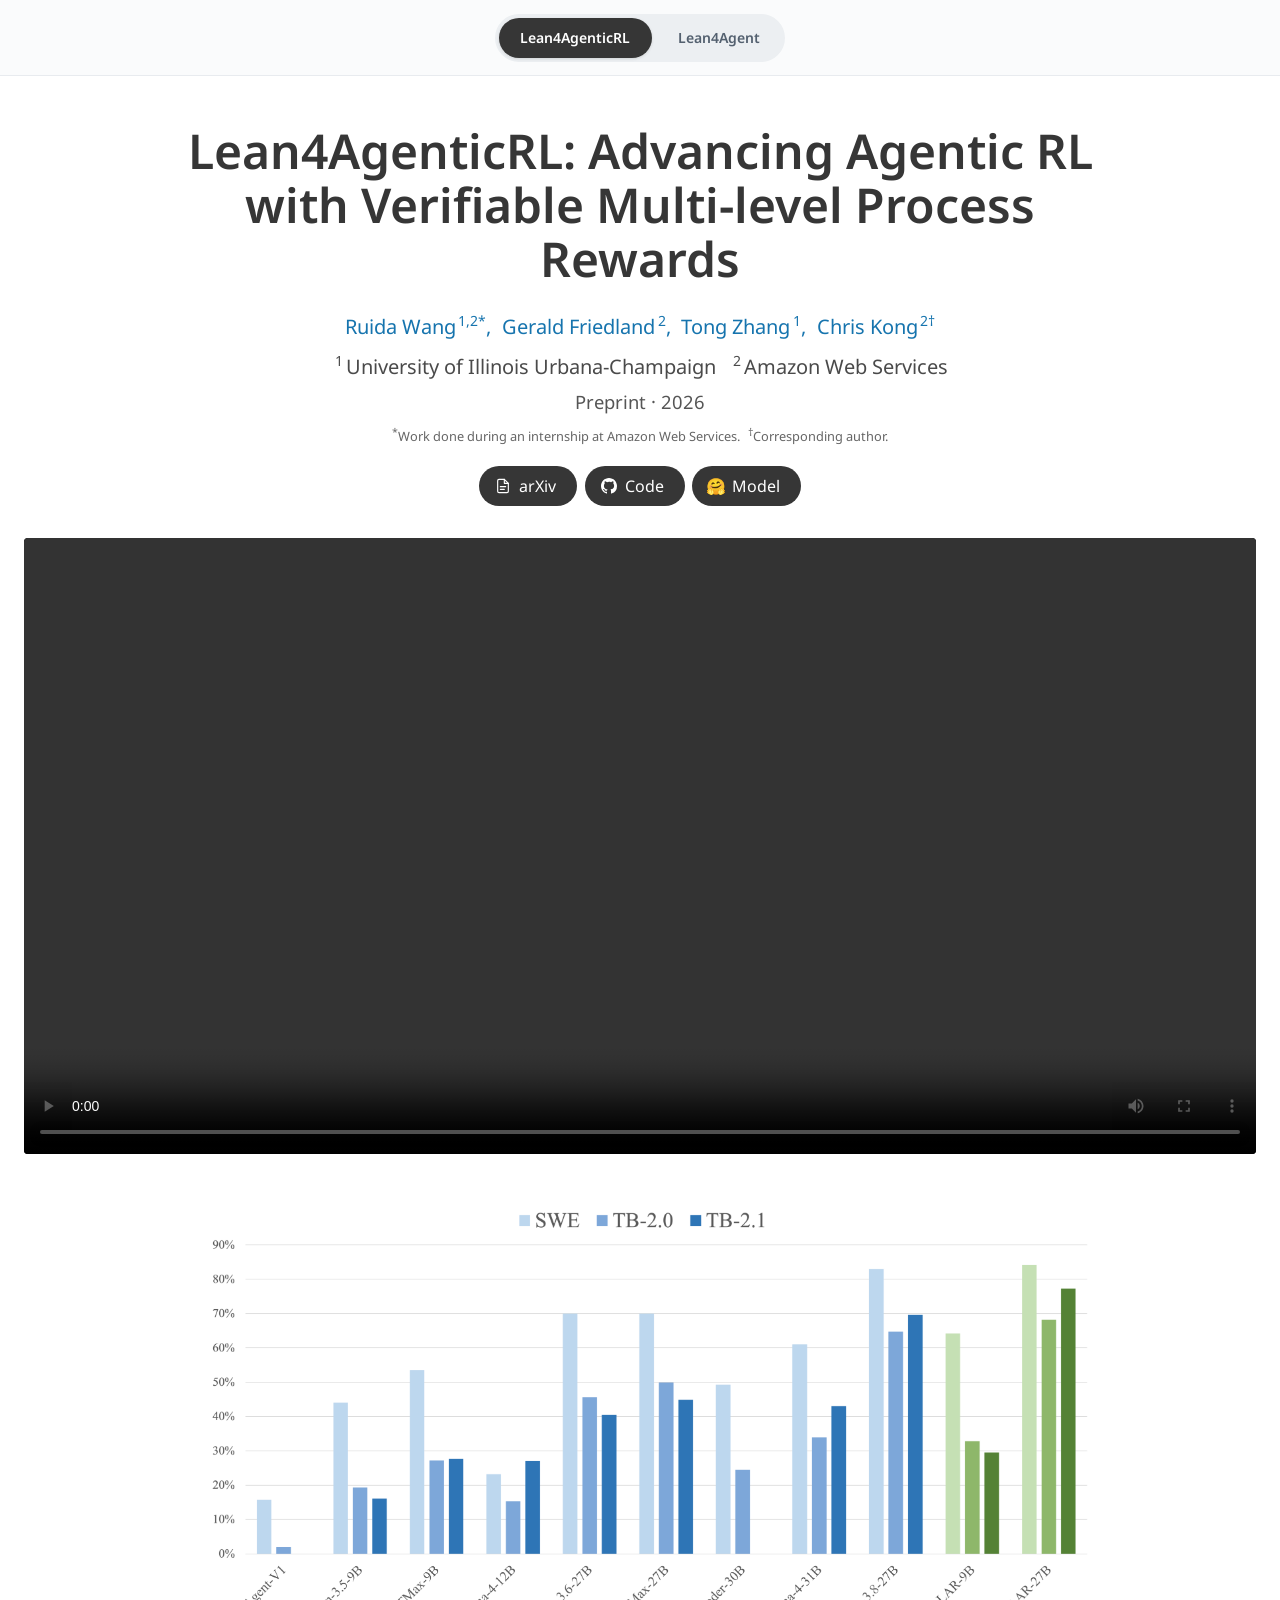
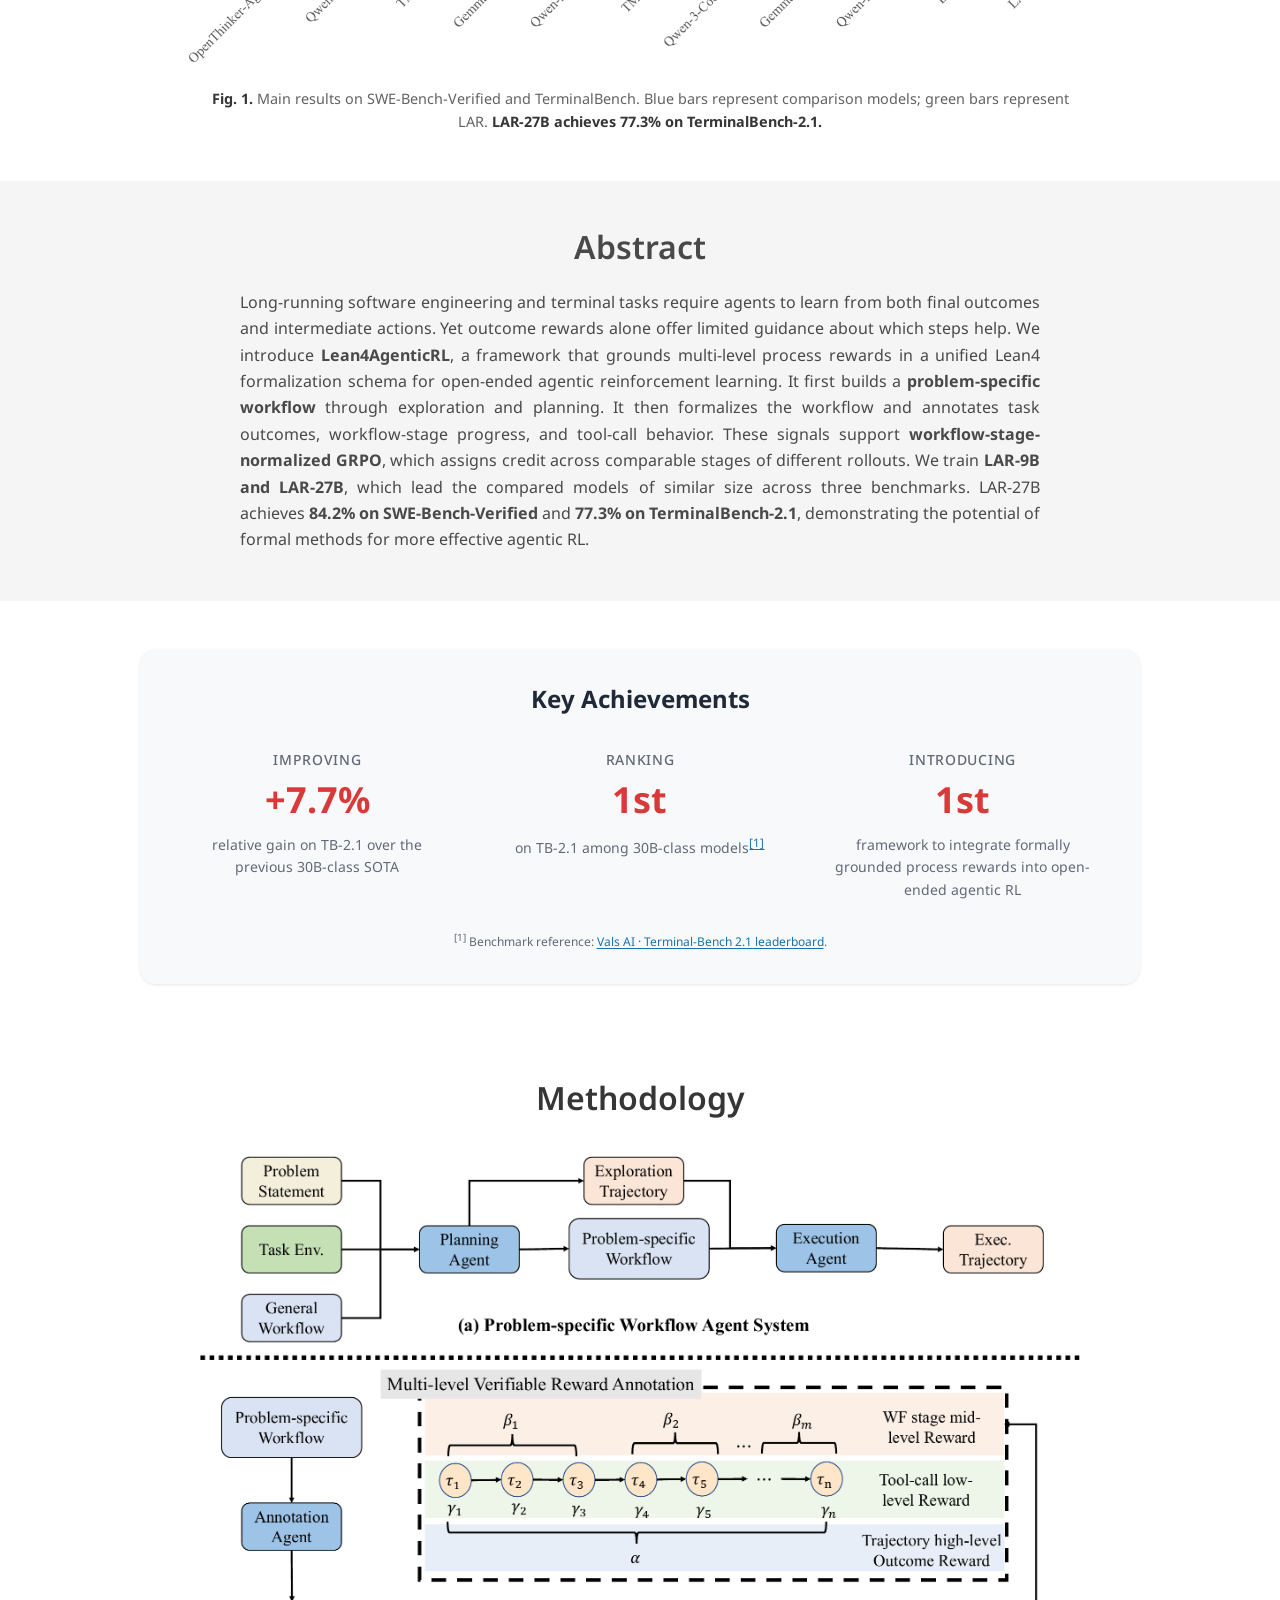
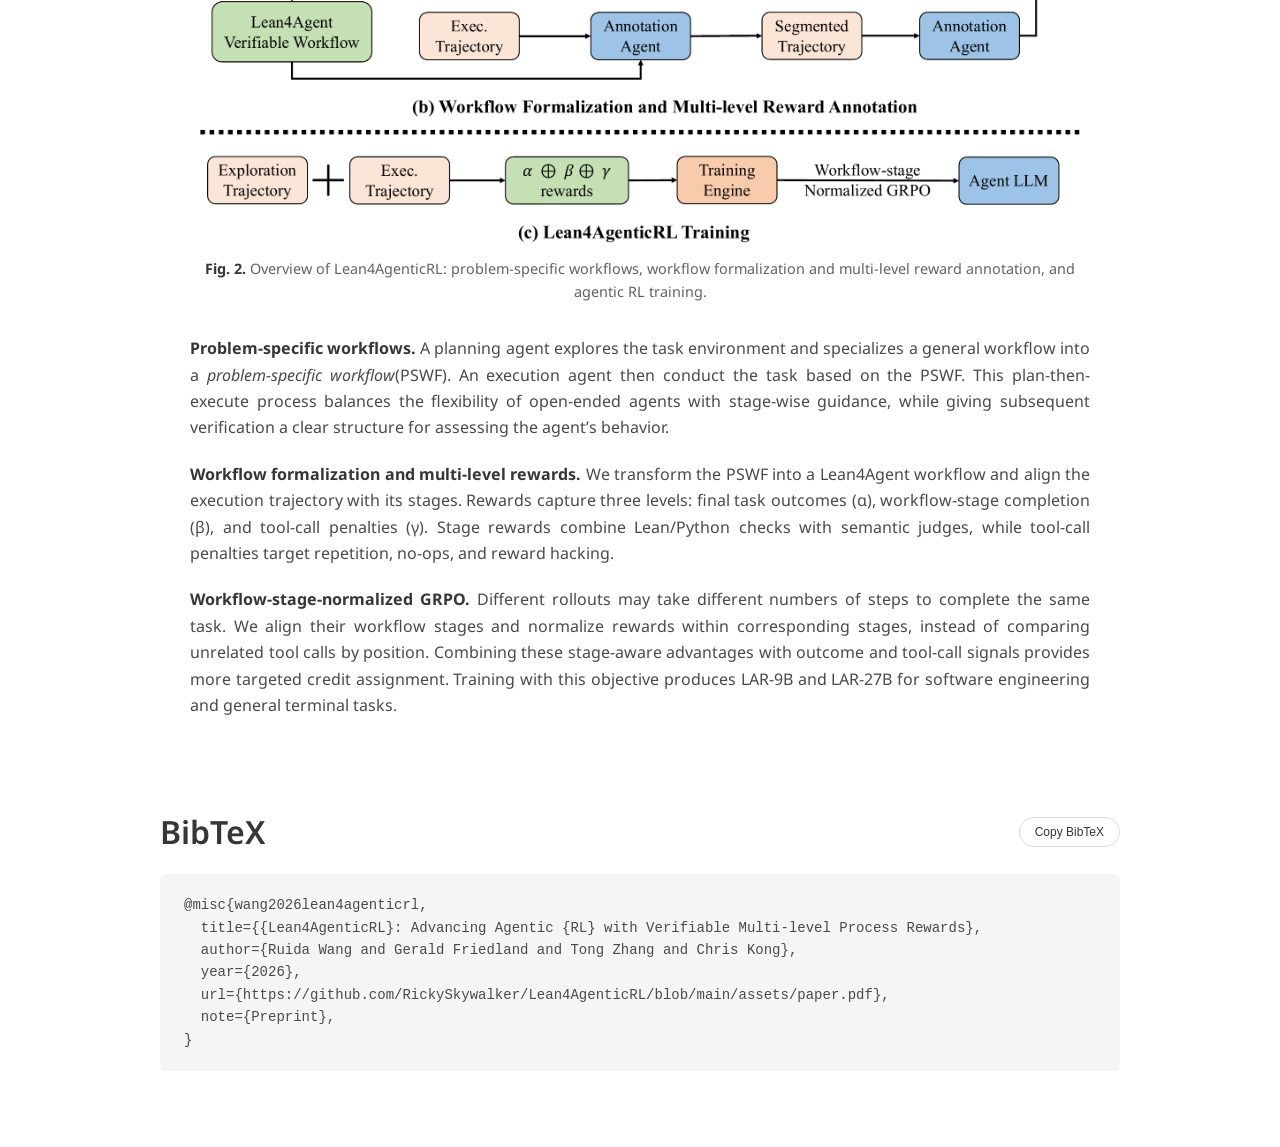
<file: index.html>
<!DOCTYPE html>
<html lang="en">
<head>
  <meta charset="utf-8">
  <meta name="viewport" content="width=device-width, initial-scale=1">
  <meta name="description" content="Lean4AgenticRL grounds multi-level process rewards in Lean4 for open-ended agentic reinforcement learning. LAR-27B achieves 77.3% on TerminalBench-2.1.">
  <meta name="keywords" content="Lean4AgenticRL, LAR, Lean4, agentic reinforcement learning, formal verification, process rewards, GRPO">
  <meta name="theme-color" content="#ffffff">
  <meta property="og:type" content="website">
  <meta property="og:title" content="Lean4AgenticRL: Advancing Agentic RL with Verifiable Multi-level Process Rewards">
  <meta property="og:description" content="Problem-specific workflows, multi-level verifiable rewards, and workflow-stage-normalized GRPO. LAR-27B reaches 77.3% on TerminalBench-2.1.">
  <meta property="og:url" content="https://lean4agent.github.io/">
  <meta property="og:image" content="https://lean4agent.github.io/static/images/ResultPlot.png">
  <meta property="og:image:alt" content="Main results of LAR-9B and LAR-27B on SWE-Bench-Verified and TerminalBench.">
  <meta name="twitter:card" content="summary_large_image">
  <meta name="twitter:title" content="Lean4AgenticRL">
  <meta name="twitter:description" content="Advancing Agentic RL with Verifiable Multi-level Process Rewards.">
  <meta name="twitter:image" content="https://lean4agent.github.io/static/images/ResultPlot.png">
  <link rel="canonical" href="https://lean4agent.github.io/">
  <title>Lean4AgenticRL</title>
  <link rel="preconnect" href="https://fonts.googleapis.com">
  <link rel="preconnect" href="https://fonts.gstatic.com" crossorigin>
  <link href="https://fonts.googleapis.com/css?family=Google+Sans:400,500,700%7CNoto+Sans:400,600,700&display=swap" rel="stylesheet">
  <link rel="stylesheet" href="static/css/bulma.min.css">
  <link rel="stylesheet" href="static/css/index.css">
  <script src="static/js/index.js" defer></script>
</head>
<body>
  <a class="skip-link" href="#abstract">Skip to content</a>
  <nav class="project-switcher" aria-label="Research projects">
    <div class="project-switcher-links">
      <a class="project-switcher-link" href="index.html" aria-current="page">Lean4AgenticRL</a>
      <a class="project-switcher-link" href="lean4agent.html">Lean4Agent</a>
    </div>
  </nav>
  <header class="hero publication-header">
    <div class="hero-body">
      <div class="container is-max-desktop has-text-centered">
        <h1 class="title is-1 publication-title">Lean4AgenticRL: Advancing Agentic RL with Verifiable Multi-level Process Rewards</h1>
        <div class="publication-authors is-size-5">
          <span class="author-block"><a href="https://rickyskywalker.github.io/" target="_blank" rel="noopener noreferrer">Ruida Wang</a><sup>1,2*</sup>,</span>
          <span class="author-block"><a href="https://openreview.net/profile?id=~Gerald_Friedland1" target="_blank" rel="noopener noreferrer">Gerald Friedland</a><sup>2</sup>,</span>
          <span class="author-block"><a href="https://www.tongzhang-ml.org/" target="_blank" rel="noopener noreferrer">Tong Zhang</a><sup>1</sup>,</span>
          <span class="author-block"><a href="https://www.amazon.science/author/chris-luyang-kong" target="_blank" rel="noopener noreferrer">Chris Kong</a><sup>2†</sup></span>
        </div>
        <div class="publication-affiliations is-size-5">
          <span class="author-block"><sup>1</sup>University of Illinois Urbana-Champaign</span>
          <span class="author-block"><sup>2</sup>Amazon Web Services</span>
        </div>
        <p class="publication-venue">Preprint · 2026</p>
        <p class="author-notes"><span><sup>*</sup>Work done during an internship at Amazon Web Services.</span> <span><sup>†</sup>Corresponding author.</span></p>
        <div class="publication-links">
          <a href="https://arxiv.org/abs/2610.22448" target="_blank" rel="noopener" class="button is-normal is-rounded is-dark">
            <span class="icon" aria-hidden="true"><svg viewBox="0 0 24 24"><path d="M14 2H6a2 2 0 0 0-2 2v16a2 2 0 0 0 2 2h12a2 2 0 0 0 2-2V8z"/><path d="M14 2v6h6M8 13h8M8 17h6"/></svg></span>
            <span>arXiv</span>
          </a>
          <a href="https://github.com/RickySkywalker/Lean4AgenticRL" target="_blank" rel="noopener" class="button is-normal is-rounded is-dark">
            <span class="icon" aria-hidden="true"><svg class="icon-github" viewBox="0 0 16 16"><path d="M8 0C3.58 0 0 3.58 0 8c0 3.54 2.29 6.53 5.47 7.59.4.07.55-.17.55-.38 0-.19-.01-.82-.01-1.49-2.01.37-2.53-.49-2.69-.94-.09-.23-.48-.94-.82-1.13-.28-.15-.68-.52-.01-.53.63-.01 1.08.58 1.23.82.72 1.21 1.87.87 2.33.66.07-.52.28-.87.51-1.07-1.78-.2-3.64-.89-3.64-3.95 0-.87.31-1.59.82-2.15-.08-.2-.36-1.02.08-2.12 0 0 .67-.21 2.2.82a7.65 7.65 0 0 1 2-.27c.68 0 1.36.09 2 .27 1.53-1.04 2.2-.82 2.2-.82.44 1.1.16 1.92.08 2.12.51.56.82 1.27.82 2.15 0 3.07-1.87 3.75-3.65 3.95.29.25.54.73.54 1.48 0 1.07-.01 1.93-.01 2.2 0 .21.15.46.55.38A8.01 8.01 0 0 0 16 8c0-4.42-3.58-8-8-8Z"/></svg></span>
            <span>Code</span>
          </a>
          <a href="https://huggingface.co/amazon/LAR-27B" target="_blank" rel="noopener noreferrer" class="button is-normal is-rounded is-dark">
            <span class="icon" aria-hidden="true">🤗</span>
            <span>Model</span>
          </a>
        </div>
      </div>
    </div>
  </header>

  <main>
    <section class="hero teaser" id="teaser" aria-label="Lean4AgenticRL teaser video">
      <div class="container is-max-desktop">
        <div class="hero-body">
          <video class="teaser-video" width="1920" height="1080" controls playsinline preload="metadata" aria-label="Lean4AgenticRL teaser video">
            <source src="static/videos/Lean4AgenticRL-video.mp4" type="video/mp4">
            Your browser does not support embedded video. <a href="static/videos/Lean4AgenticRL-video.mp4">Download the Lean4AgenticRL teaser video</a>.
          </video>
        </div>
      </div>
    </section>

    <section class="hero teaser" aria-label="Results overview">
      <div class="container is-max-desktop">
        <div class="hero-body">
          <figure>
            <a class="figure-link" href="static/images/ResultPlot.png" target="_blank" rel="noopener" aria-label="Open the main results chart at full size">
              <img src="static/images/ResultPlot.png" width="3200" height="1800" fetchpriority="high" alt="Main benchmark results for eleven models. LAR-27B scores 84.2% on SWE-Bench-Verified, 68.2% on TerminalBench-2.0, and 77.3% on TerminalBench-2.1.">
            </a>
            <figcaption><strong>Fig. 1.</strong> Main results on SWE-Bench-Verified and TerminalBench. Blue bars represent comparison models; green bars represent LAR. <strong>LAR-27B achieves 77.3% on TerminalBench-2.1.</strong></figcaption>
          </figure>
        </div>
      </div>
    </section>

    <section class="section hero is-light" id="abstract" aria-labelledby="abstract-title">
      <div class="container is-max-desktop">
        <div class="prose-column">
          <h2 class="title is-3 has-text-centered" id="abstract-title">Abstract</h2>
          <div class="content has-text-justified">
            <p>Long-running software engineering and terminal tasks require agents to learn from both final outcomes and intermediate actions. Yet outcome rewards alone offer limited guidance about which steps help. We introduce <strong>Lean4AgenticRL</strong>, a framework that grounds multi-level process rewards in a unified Lean4 formalization schema for open-ended agentic reinforcement learning. It first builds a <strong>problem-specific workflow</strong> through exploration and planning. It then formalizes the workflow and annotates task outcomes, workflow-stage progress, and tool-call behavior. These signals support <strong>workflow-stage-normalized GRPO</strong>, which assigns credit across comparable stages of different rollouts. We train <strong>LAR-9B and LAR-27B</strong>, which lead the compared models of similar size across three benchmarks. LAR-27B achieves <strong>84.2% on SWE-Bench-Verified</strong> and <strong>77.3% on TerminalBench-2.1</strong>, demonstrating the potential of formal methods for more effective agentic RL.</p>
          </div>
        </div>
      </div>
    </section>

    <section class="section achievements-section" id="key-achievements" aria-labelledby="achievements-title">
      <div class="achievements-panel">
        <h2 class="achievements-title" id="achievements-title">Key Achievements</h2>
        <ul class="achievements-grid">
          <li class="achievement">
            <p class="achievement-label">Improving</p>
            <p class="achievement-value">+7.7%</p>
            <p class="achievement-description">relative gain on TB-2.1 over the previous 30B-class SOTA</p>
          </li>
          <li class="achievement">
            <p class="achievement-label">Ranking</p>
            <p class="achievement-value">1st</p>
            <p class="achievement-description">on TB-2.1 among 30B-class models<sup><a href="#benchmark-reference" aria-label="See benchmark reference">[1]</a></sup></p>
          </li>
          <li class="achievement">
            <p class="achievement-label">Introducing</p>
            <p class="achievement-value">1st</p>
            <p class="achievement-description">framework to integrate formally grounded process rewards into open-ended agentic RL</p>
          </li>
        </ul>
        <p class="achievements-note" id="benchmark-reference"><sup>[1]</sup> Benchmark reference: <a href="https://www.vals.ai/benchmarks/terminal-bench-2-1" target="_blank" rel="noopener noreferrer">Vals AI · Terminal-Bench 2.1 leaderboard</a>.</p>
      </div>
    </section>

    <section class="section methodology" id="methodology" aria-labelledby="methodology-title">
      <div class="container is-max-desktop">
        <h2 class="title is-3 has-text-centered" id="methodology-title">Methodology</h2>
        <figure class="method-figure">
          <a class="figure-link" href="static/images/MainPlot.png" target="_blank" rel="noopener" aria-label="Open the Lean4AgenticRL framework diagram at full size">
            <img src="static/images/MainPlot.png" width="1992" height="1555" loading="lazy" decoding="async" alt="Lean4AgenticRL has three stages: planning and executing a problem-specific workflow; formalizing the workflow and annotating outcome, workflow-stage, and tool-call rewards; training the agent with workflow-stage-normalized GRPO.">
          </a>
          <figcaption><strong>Fig. 2.</strong> Overview of Lean4AgenticRL: problem-specific workflows, workflow formalization and multi-level reward annotation, and agentic RL training.</figcaption>
        </figure>
        <div class="content has-text-justified method-copy">
          <p><strong>Problem-specific workflows.</strong> A planning agent explores the task environment and specializes a general workflow into a <i>problem-specific workflow</i>(PSWF). An execution agent then conduct the task based on the PSWF. This plan-then-execute process balances the flexibility of open-ended agents with stage-wise guidance, while giving subsequent verification a clear structure for assessing the agent’s behavior.</p>
          <p><strong>Workflow formalization and multi-level rewards.</strong> We transform the PSWF into a Lean4Agent workflow and align the execution trajectory with its stages. Rewards capture three levels: final task outcomes (α), workflow-stage completion (β), and tool-call penalties (γ). Stage rewards combine Lean/Python checks with semantic judges, while tool-call penalties target repetition, no-ops, and reward hacking.</p>
          <p><strong>Workflow-stage-normalized GRPO.</strong> Different rollouts may take different numbers of steps to complete the same task. We align their workflow stages and normalize rewards within corresponding stages, instead of comparing unrelated tool calls by position. Combining these stage-aware advantages with outcome and tool-call signals provides more targeted credit assignment. Training with this objective produces LAR-9B and LAR-27B for software engineering and general terminal tasks.</p>
        </div>
      </div>
    </section>

    <section class="section citation-section" id="citation" aria-labelledby="citation-title">
      <div class="container is-max-desktop">
        <div class="citation-heading">
          <h2 class="title is-3" id="citation-title">BibTeX</h2>
          <button class="button is-small is-rounded copy-button" id="copy-bibtex" type="button" hidden>Copy BibTeX</button>
        </div>
        <pre tabindex="0" aria-label="BibTeX citation"><code id="bibtex">@misc{wang2026lean4agenticrl,
  title={{Lean4AgenticRL}: Advancing Agentic {RL} with Verifiable Multi-level Process Rewards},
  author={Ruida Wang and Gerald Friedland and Tong Zhang and Chris Kong},
  year={2026},
  url={https://github.com/RickySkywalker/Lean4AgenticRL/blob/main/assets/paper.pdf},
  note={Preprint},
}</code></pre>
        <p class="copy-status" id="copy-status" role="status" aria-live="polite"></p>
      </div>
    </section>
  </main>
</body>
</html>
</file>
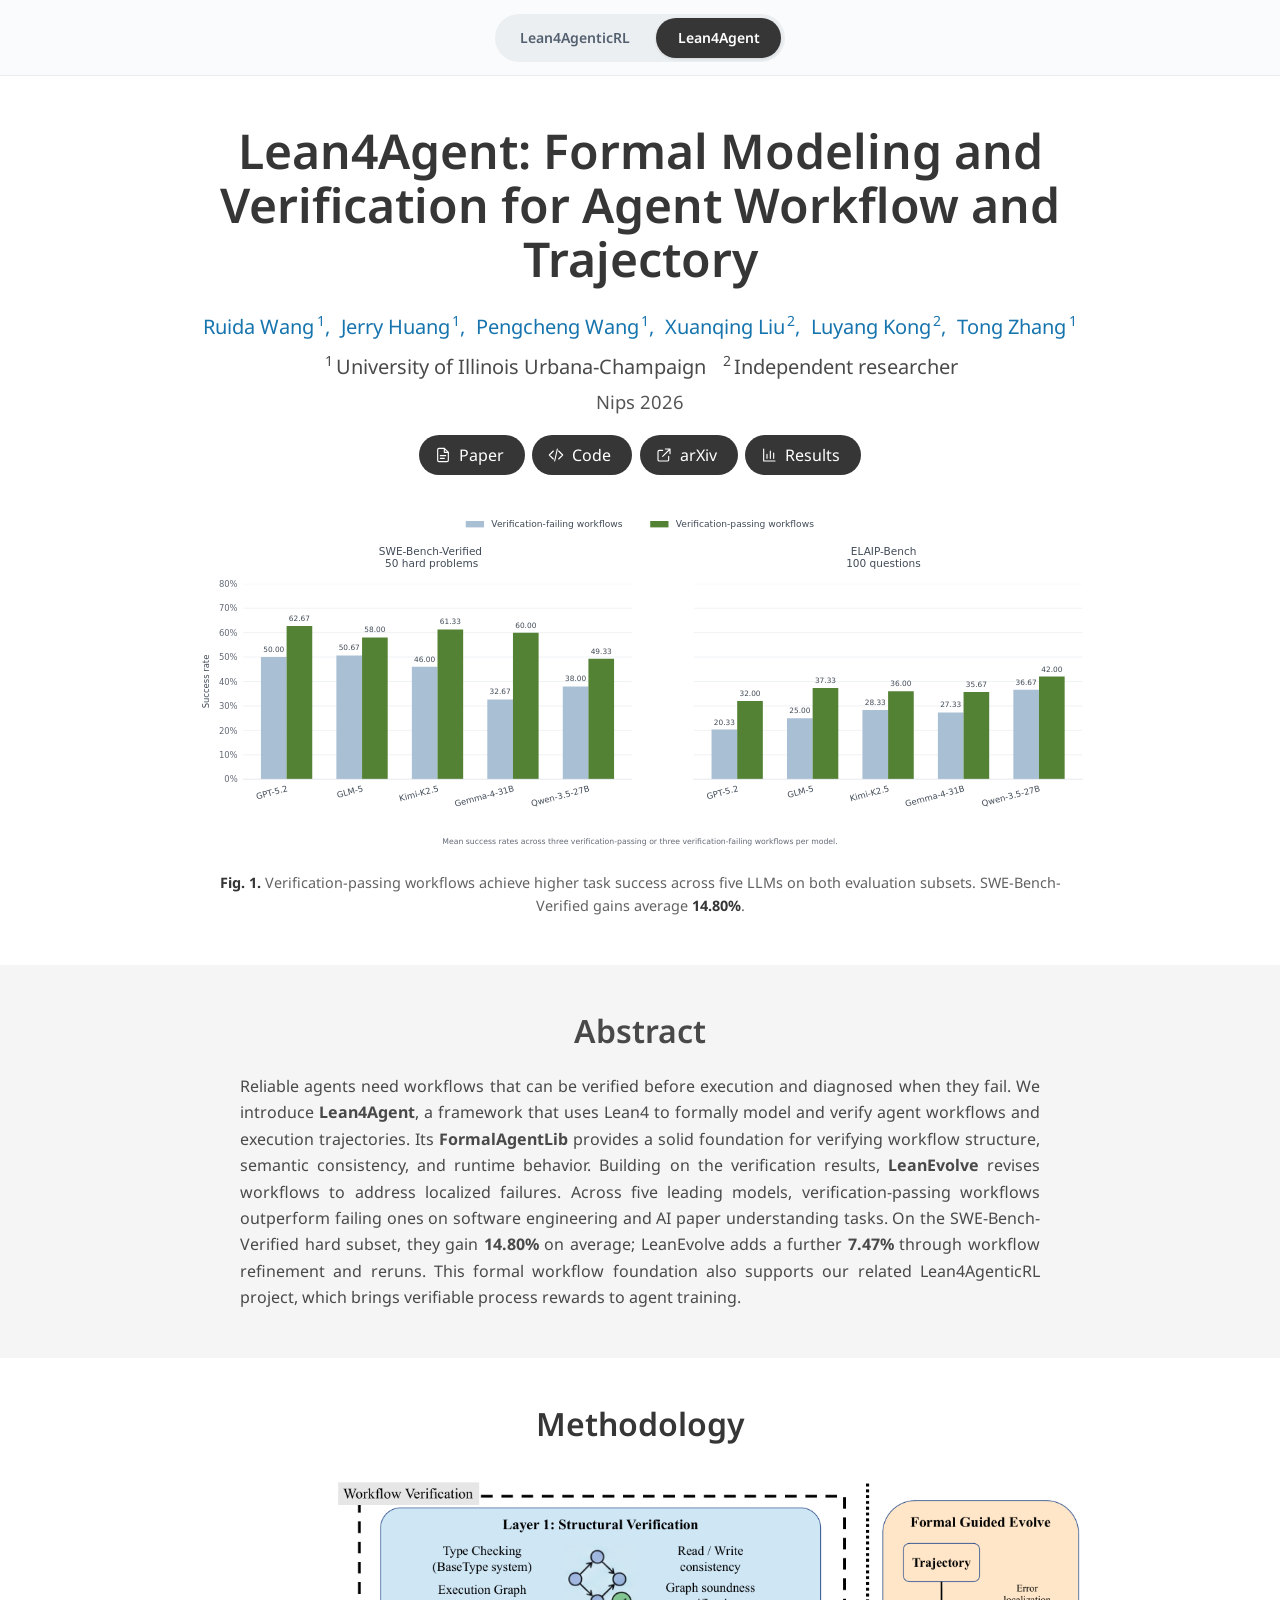
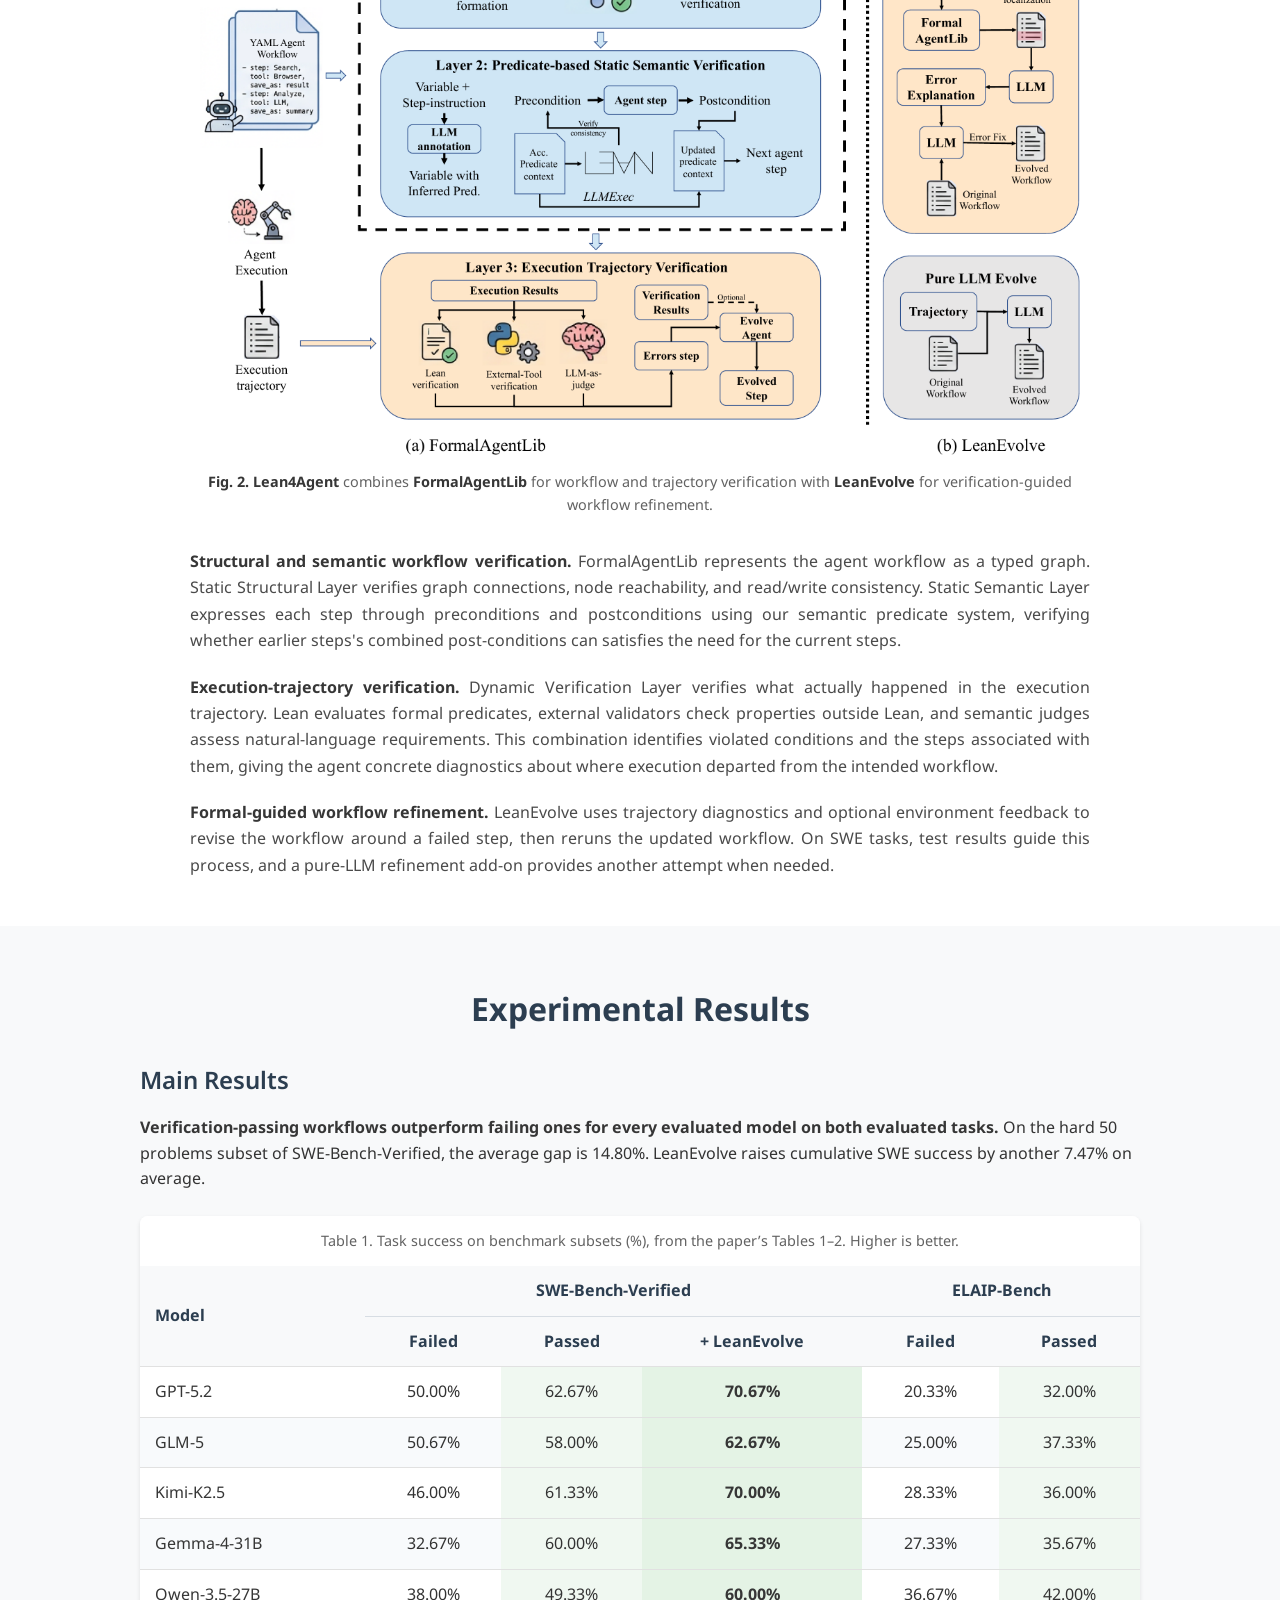
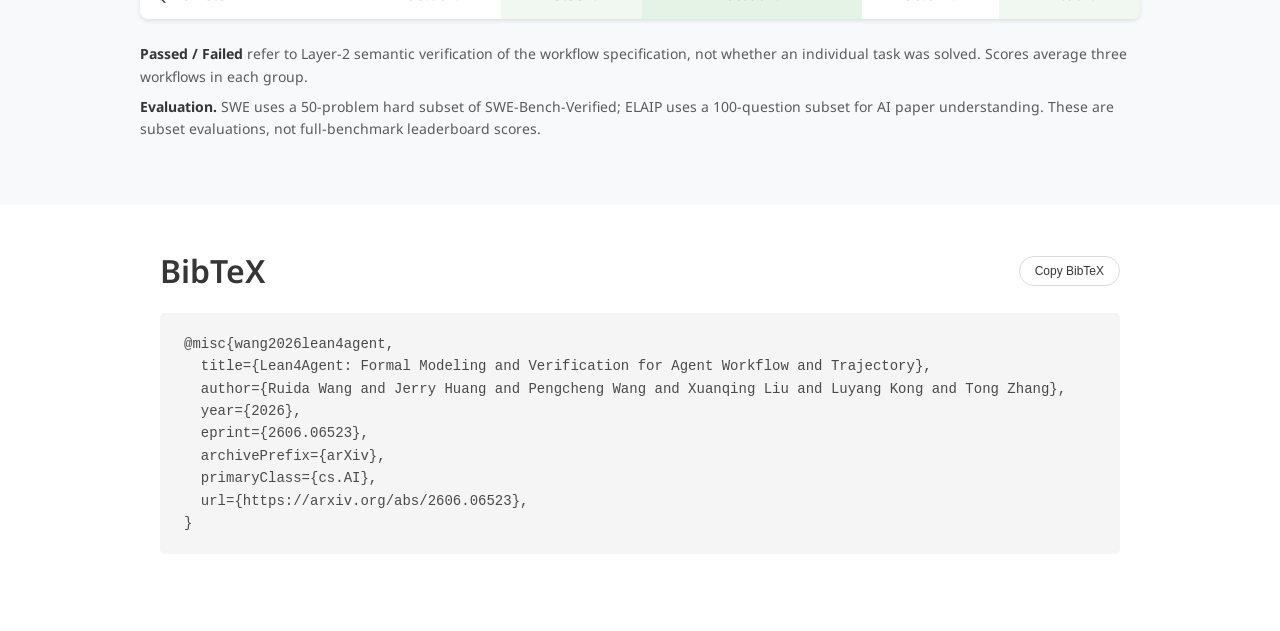
<file: lean4agent.html>
<!DOCTYPE html>
<html lang="en">
<head>
  <meta charset="utf-8">
  <meta name="viewport" content="width=device-width, initial-scale=1">
  <meta name="description" content="Lean4Agent uses Lean4 to model and verify agent workflows and execution trajectories. FormalAgentLib provides three verification layers; LeanEvolve uses their diagnostics to refine workflows.">
  <meta name="keywords" content="Lean4Agent, Lean4, FormalAgentLib, LeanEvolve, agent workflows, formal verification, execution trajectories">
  <meta name="theme-color" content="#ffffff">
  <meta property="og:type" content="website">
  <meta property="og:title" content="Lean4Agent: Formal Modeling and Verification for Agent Workflow and Trajectory">
  <meta property="og:description" content="Three layers of workflow and trajectory verification, with formal guidance for workflow refinement. Evaluated across five LLMs on software engineering and AI paper understanding.">
  <meta property="og:url" content="https://lean4agent.github.io/lean4agent.html">
  <meta property="og:image" content="https://lean4agent.github.io/static/images/lean4agent/MainResults.png">
  <meta property="og:image:alt" content="Verification-passing and verification-failing workflow results on SWE-Bench-Verified and ELAIP-Bench subsets.">
  <meta name="twitter:card" content="summary_large_image">
  <meta name="twitter:title" content="Lean4Agent">
  <meta name="twitter:description" content="Formal Modeling and Verification for Agent Workflow and Trajectory.">
  <meta name="twitter:image" content="https://lean4agent.github.io/static/images/lean4agent/MainResults.png">
  <link rel="canonical" href="https://lean4agent.github.io/lean4agent.html">
  <title>Lean4Agent</title>
  <link rel="preconnect" href="https://fonts.googleapis.com">
  <link rel="preconnect" href="https://fonts.gstatic.com" crossorigin>
  <link href="https://fonts.googleapis.com/css?family=Google+Sans:400,500,700%7CNoto+Sans:400,600,700&display=swap" rel="stylesheet">
  <link rel="stylesheet" href="static/css/bulma.min.css">
  <link rel="stylesheet" href="static/css/index.css">
  <script src="static/js/index.js" defer></script>
</head>
<body>
  <a class="skip-link" href="#abstract">Skip to content</a>
  <nav class="project-switcher" aria-label="Research projects">
    <div class="project-switcher-links">
      <a class="project-switcher-link" href="index.html">Lean4AgenticRL</a>
      <a class="project-switcher-link" href="lean4agent.html" aria-current="page">Lean4Agent</a>
    </div>
  </nav>
  <header class="hero publication-header">
    <div class="hero-body">
      <div class="container is-max-desktop has-text-centered">
        <h1 class="title is-1 publication-title">Lean4Agent: Formal Modeling and Verification for Agent Workflow and Trajectory</h1>
        <div class="publication-authors is-size-5">
          <span class="author-block"><a href="https://rickyskywalker.github.io/" target="_blank" rel="noopener noreferrer">Ruida Wang</a><sup>1</sup>,</span>
          <span class="author-block"><a href="https://jh603.github.io/" target="_blank" rel="noopener noreferrer">Jerry Huang</a><sup>1</sup>,</span>
          <span class="author-block"><a href="https://pchengwang.github.io/" target="_blank" rel="noopener noreferrer">Pengcheng Wang</a><sup>1</sup>,</span>
          <span class="author-block"><a href="https://xuanqing94.github.io/" target="_blank" rel="noopener noreferrer">Xuanqing Liu</a><sup>2</sup>,</span>
          <span class="author-block"><a href="https://www.amazon.science/author/chris-luyang-kong" target="_blank" rel="noopener noreferrer">Luyang Kong</a><sup>2</sup>,</span>
          <span class="author-block"><a href="https://www.tongzhang-ml.org/" target="_blank" rel="noopener noreferrer">Tong Zhang</a><sup>1</sup></span>
        </div>
        <div class="publication-affiliations is-size-5">
          <span class="author-block"><sup>1</sup>University of Illinois Urbana-Champaign</span>
          <span class="author-block"><sup>2</sup>Independent researcher</span>
        </div>
        <p class="publication-venue">Nips 2026</p>
        <div class="publication-links">
          <a href="static/pdfs/lean4agent.pdf" target="_blank" rel="noopener" class="button is-normal is-rounded is-dark">
            <span class="icon" aria-hidden="true"><svg viewBox="0 0 24 24"><path d="M14 2H6a2 2 0 0 0-2 2v16a2 2 0 0 0 2 2h12a2 2 0 0 0 2-2V8z"/><path d="M14 2v6h6M8 13h8M8 17h6"/></svg></span>
            <span>Paper</span>
          </a>
          <a href="https://github.com/RickySkywalker/Lean4Agent" target="_blank" rel="noopener" class="button is-normal is-rounded is-dark">
            <span class="icon" aria-hidden="true"><svg viewBox="0 0 24 24"><path d="m8 6-6 6 6 6m8-12 6 6-6 6M14 3l-4 18"/></svg></span>
            <span>Code</span>
          </a>
          <a href="https://arxiv.org/abs/2606.06523" target="_blank" rel="noopener" class="button is-normal is-rounded is-dark">
            <span class="icon" aria-hidden="true"><svg viewBox="0 0 24 24"><path d="M14 3h7v7M21 3l-11 11M10 5H5a2 2 0 0 0-2 2v12a2 2 0 0 0 2 2h12a2 2 0 0 0 2-2v-5"/></svg></span>
            <span>arXiv</span>
          </a>
          <a href="#main-results" class="button is-normal is-rounded is-dark">
            <span class="icon" aria-hidden="true"><svg viewBox="0 0 24 24"><path d="M4 3v18h17M9 17v-6m5 6V6m5 11V9"/></svg></span>
            <span>Results</span>
          </a>
        </div>
      </div>
    </div>
  </header>

  <main>
    <section class="hero teaser" aria-label="Results overview">
      <div class="container is-max-desktop">
        <div class="hero-body">
          <figure>
            <a class="figure-link" href="static/images/lean4agent/MainResults.svg" target="_blank" rel="noopener" aria-label="Open the workflow verification results chart at full size">
              <img src="static/images/lean4agent/MainResults.svg" width="1800" height="690" fetchpriority="high" alt="Verification-passing workflows outperform verification-failing workflows for all five models on both the 50-problem SWE-Bench-Verified hard subset and the 100-question ELAIP-Bench subset. Exact scores appear in the main results table.">
            </a>
            <figcaption><strong>Fig. 1.</strong> Verification-passing workflows achieve higher task success across five LLMs on both evaluation subsets. SWE-Bench-Verified gains average <strong>14.80%</strong>.</figcaption>
          </figure>
        </div>
      </div>
    </section>

    <section class="section hero is-light" id="abstract" aria-labelledby="abstract-title">
      <div class="container is-max-desktop">
        <div class="prose-column">
          <h2 class="title is-3 has-text-centered" id="abstract-title">Abstract</h2>
          <div class="content has-text-justified">
            <p>Reliable agents need workflows that can be verified before execution and diagnosed when they fail. We introduce <strong>Lean4Agent</strong>, a framework that uses Lean4 to formally model and verify agent workflows and execution trajectories. Its <strong>FormalAgentLib</strong> provides a solid foundation for verifying workflow structure, semantic consistency, and runtime behavior. Building on the verification results, <strong>LeanEvolve</strong> revises workflows to address localized failures. Across five leading models, verification-passing workflows outperform failing ones on software engineering and AI paper understanding tasks. On the SWE-Bench-Verified hard subset, they gain <strong>14.80%</strong> on average; LeanEvolve adds a further <strong>7.47%</strong> through workflow refinement and reruns. This formal workflow foundation also supports our related <a href="index.html">Lean4AgenticRL</a> project, which brings verifiable process rewards to agent training.</p>
          </div>
        </div>
      </div>
    </section>

    <!-- <section class="section achievements-section" id="key-achievements" aria-labelledby="achievements-title">
      <div class="achievements-panel">
        <h2 class="achievements-title" id="achievements-title">Key Achievements</h2>
        <ul class="achievements-grid">
          <li class="achievement">
            <p class="achievement-label">Verifying</p>
            <p class="achievement-value">+14.80 pp</p>
            <p class="achievement-description">SWE improvement for verification-passing over verification-failing workflows</p>
          </li>
          <li class="achievement">
            <p class="achievement-label">Refining</p>
            <p class="achievement-value">+7.47 pp</p>
            <p class="achievement-description">additional SWE success with LeanEvolve workflow refinement and reruns</p>
          </li>
          <li class="achievement">
            <p class="achievement-label">Formalizing</p>
            <p class="achievement-value">3 layers</p>
            <p class="achievement-description">structural, semantic, and execution-trajectory verification in one framework</p>
          </li>
        </ul>
        <p class="achievements-note">pp = percentage points. SWE gains average five models on a 50-problem hard subset of SWE-Bench-Verified. LeanEvolve includes a pure-LLM refinement add-on. <a href="https://arxiv.org/html/2606.06523v2#S3.SS3" target="_blank" rel="noopener noreferrer">Source: paper, Tables 1–2.</a></p>
      </div>
    </section> -->

    <section class="section methodology" id="methodology" aria-labelledby="methodology-title">
      <div class="container is-max-desktop">
        <h2 class="title is-3 has-text-centered" id="methodology-title">Methodology</h2>
        <figure class="method-figure">
          <a class="figure-link" href="static/images/lean4agent/MainPlot.png" target="_blank" rel="noopener" aria-label="Open the Lean4Agent framework diagram at full size">
            <img src="static/images/lean4agent/MainPlot.png" width="2534" height="1650" loading="lazy" decoding="async" alt="Lean4Agent combines FormalAgentLib's three layers of structural, static semantic, and execution-trajectory verification with LeanEvolve, which uses formal diagnostics and optional environment feedback to revise workflows.">
          </a>
          <figcaption><strong>Fig. 2.</strong> <strong>Lean4Agent</strong> combines <strong>FormalAgentLib</strong> for workflow and trajectory verification with <strong>LeanEvolve</strong> for verification-guided workflow refinement.</figcaption>
        </figure>
        <div class="content has-text-justified method-copy">
          <p><strong>Structural and semantic workflow verification.</strong> FormalAgentLib represents the agent workflow as a typed graph. Static Structural Layer verifies graph connections, node reachability, and read/write consistency. Static Semantic Layer expresses each step through preconditions and postconditions using our semantic predicate system, verifying whether earlier steps's combined post-conditions can satisfies the need for the current steps. </p>

          <p><strong>Execution-trajectory verification.</strong> Dynamic Verification Layer verifies what actually happened in the execution trajectory. Lean evaluates formal predicates, external validators check properties outside Lean, and semantic judges assess natural-language requirements. This combination identifies violated conditions and the steps associated with them, giving the agent concrete diagnostics about where execution departed from the intended workflow.</p>

          <p><strong>Formal-guided workflow refinement.</strong> LeanEvolve uses trajectory diagnostics and optional environment feedback to revise the workflow around a failed step, then reruns the updated workflow. On SWE tasks, test results guide this process, and a pure-LLM refinement add-on provides another attempt when needed.</p>
        </div>
      </div>
    </section>

    <section class="results-section" id="results" aria-labelledby="results-title">
      <div class="results-container">
        <h2 class="section-title" id="results-title">Experimental Results</h2>
        <h3 class="subsection-title" id="main-results">Main Results</h3>
        <p class="results-intro"><strong>Verification-passing workflows outperform failing ones for every evaluated model on both evaluated tasks.</strong> On the hard 50 problems subset of SWE-Bench-Verified, the average gap is 14.80%. LeanEvolve raises cumulative SWE success by another 7.47% on average.</p>
        <div class="table-container" role="region" aria-label="Main workflow results; scroll horizontally on small screens" tabindex="0">
          <table class="results-table workflow-results-table" aria-describedby="table-note evaluation-note evolve-note">
            <caption>Table 1. Task success on benchmark subsets (%), from the paper’s Tables 1–2. Higher is better.</caption>
            <colgroup><col></colgroup>
            <colgroup span="3"></colgroup>
            <colgroup span="2"></colgroup>
            <thead>
              <tr>
                <th scope="col" rowspan="2">Model</th>
                <th scope="colgroup" colspan="3">SWE-Bench-Verified</th>
                <th scope="colgroup" colspan="2">ELAIP-Bench</th>
              </tr>
              <tr>
                <th scope="col">Failed</th>
                <th scope="col">Passed</th>
                <th scope="col">+ LeanEvolve</th>
                <th scope="col">Failed</th>
                <th scope="col">Passed</th>
              </tr>
            </thead>
            <tbody>
              <tr><th scope="row">GPT-5.2</th><td>50.00%</td><td class="verified-score">62.67%</td><td class="evolved-score"><strong>70.67%</strong></td><td>20.33%</td><td class="verified-score">32.00%</td></tr>
              <tr><th scope="row">GLM-5</th><td>50.67%</td><td class="verified-score">58.00%</td><td class="evolved-score"><strong>62.67%</strong></td><td>25.00%</td><td class="verified-score">37.33%</td></tr>
              <tr><th scope="row">Kimi-K2.5</th><td>46.00%</td><td class="verified-score">61.33%</td><td class="evolved-score"><strong>70.00%</strong></td><td>28.33%</td><td class="verified-score">36.00%</td></tr>
              <tr><th scope="row">Gemma-4-31B</th><td>32.67%</td><td class="verified-score">60.00%</td><td class="evolved-score"><strong>65.33%</strong></td><td>27.33%</td><td class="verified-score">35.67%</td></tr>
              <tr><th scope="row">Qwen-3.5-27B</th><td>38.00%</td><td class="verified-score">49.33%</td><td class="evolved-score"><strong>60.00%</strong></td><td>36.67%</td><td class="verified-score">42.00%</td></tr>
            </tbody>
          </table>
        </div>
        <p class="table-note" id="table-note"><strong>Passed / Failed</strong> refer to Layer-2 semantic verification of the workflow specification, not whether an individual task was solved. Scores average three workflows in each group.</p>
        <p class="table-note" id="evaluation-note"><strong>Evaluation.</strong> SWE uses a 50-problem hard subset of SWE-Bench-Verified; ELAIP uses a 100-question subset for AI paper understanding. These are subset evaluations, not full-benchmark leaderboard scores.</p>
      </div>
    </section>

    <section class="section citation-section" id="citation" aria-labelledby="citation-title">
      <div class="container is-max-desktop">
        <div class="citation-heading">
          <h2 class="title is-3" id="citation-title">BibTeX</h2>
          <button class="button is-small is-rounded copy-button" id="copy-bibtex" type="button" hidden>Copy BibTeX</button>
        </div>
        <pre tabindex="0" aria-label="BibTeX citation"><code id="bibtex">@misc{wang2026lean4agent,
  title={Lean4Agent: Formal Modeling and Verification for Agent Workflow and Trajectory},
  author={Ruida Wang and Jerry Huang and Pengcheng Wang and Xuanqing Liu and Luyang Kong and Tong Zhang},
  year={2026},
  eprint={2606.06523},
  archivePrefix={arXiv},
  primaryClass={cs.AI},
  url={https://arxiv.org/abs/2606.06523},
}</code></pre>
        <p class="copy-status" id="copy-status" role="status" aria-live="polite"></p>
      </div>
    </section>
  </main>
</body>
</html>
</file>
<file: static/css/index.css>
/* Adapted from the MA-LoT academic project page (CC BY-SA 4.0). */
html { scroll-behavior: smooth; }
body { font-family: 'Noto Sans', Arial, sans-serif; color: #4a4a4a; }
a { color: #1674ae; }
a:hover { color: #105581; }
a:focus-visible, button:focus-visible, [tabindex]:focus-visible {
  outline: 3px solid #1674ae;
  outline-offset: 4px;
}
section[id], h3[id] { scroll-margin-top: 1.5rem; }
.skip-link {
  position: absolute;
  z-index: 10;
  top: -5rem;
  left: 1rem;
  padding: .75rem 1rem;
  background: #fff;
}
.skip-link:focus { top: 1rem; }
.project-switcher { padding: .85rem 1rem; border-bottom: 1px solid #e8ebef; background: #fafbfc; }
.project-switcher-links { display: flex; gap: .25rem; width: fit-content; max-width: 100%; margin: 0 auto; padding: .25rem; border-radius: 999px; background: #eceff2; }
.project-switcher-link { padding: .6rem 1.35rem; border-radius: 999px; color: #53606f; font-size: .875rem; font-weight: 600; white-space: nowrap; }
.project-switcher-link:hover { color: #26313e; background: #e0e5eb; }
.project-switcher-link[aria-current="page"] { color: #fff; background: #363636; box-shadow: 0 1px 3px rgb(0 0 0 / 12%); }
.publication-title, .publication-authors, .publication-affiliations, .teaser {
  font-family: 'Google Sans', 'Noto Sans', Arial, sans-serif;
}
.publication-title { line-height: 1.125; overflow-wrap: break-word; }
.publication-header .hero-body { padding: 3rem 1.5rem 2rem; }
.publication-authors { margin-top: 1.5rem; color: #1674ae; }
.publication-authors a:hover { text-decoration: underline; text-underline-offset: 3px; }
.author-block { display: inline-block; }
.publication-authors .author-block { margin: 0 .18rem; }
.publication-authors sup, .publication-affiliations sup { margin-left: .15rem; font-size: .7em; }
.publication-affiliations { margin-top: .5rem; }
.publication-affiliations .author-block { margin: 0 .3rem; }
.publication-affiliations sup { margin-right: .2rem; }
.publication-venue { margin-top: .4rem; color: #555; font-size: 1.15rem; }
.author-notes { margin-top: .55rem; font-size: .8rem; color: #666; }
.author-notes span { display: inline-block; margin: 0 .15rem; }
.publication-links { display: flex; flex-wrap: wrap; justify-content: center; gap: .45rem; margin-top: 1.2rem; }
.publication-links .button { padding-left: 1.25em; padding-right: 1.25em; }
.icon svg { width: 1em; height: 1em; fill: none; stroke: currentColor; stroke-width: 1.7; stroke-linecap: round; stroke-linejoin: round; }
.icon svg.icon-github { fill: currentColor; stroke: none; }
.teaser .hero-body { padding: 0 1.5rem 3rem; }
#teaser > .container { width: 100%; max-width: 1280px; }
.teaser-video { display: block; width: 100%; height: auto; border-radius: 4px; background: #000; }
.figure-link { display: block; border-radius: 4px; }
.figure-link img { display: block; width: 100%; height: auto; }
figcaption { margin-top: .9rem; text-align: center; font-size: .9rem; line-height: 1.6; color: #626262; }
.teaser figcaption { max-width: 860px; margin: .9rem auto 0; }
.prose-column { max-width: 800px; margin: 0 auto; }
.section { padding: 3rem 1.5rem; }
.content { line-height: 1.65; }
/* Key Achievements follows the Goedel-Prover project page. */
.achievements-panel {
  max-width: 1000px;
  margin: 0 auto;
  padding: 2rem;
  border-radius: 1rem;
  background: #f8f9fa;
  box-shadow: 0 1px 3px rgb(0 0 0 / 10%);
  text-align: center;
}
.achievements-title { margin-bottom: 2rem; font-size: 1.5rem; font-weight: 700; color: #1f2937; }
.achievements-grid { display: grid; grid-template-columns: repeat(3, minmax(0, 1fr)); gap: 2rem; margin: 0; padding: 0; list-style: none; }
.achievement-label { margin-bottom: .75rem; color: #626976; font-size: .875rem; font-weight: 500; letter-spacing: .05em; text-transform: uppercase; }
.achievement-value { margin-bottom: 1rem; color: #d93939; font-size: 2.25rem; font-weight: 700; line-height: 1; font-variant-numeric: tabular-nums; }
.achievement-value sup { position: relative; top: -.15em; margin-left: .1em; font-size: .45em; }
.achievement-description { max-width: 270px; margin: 0 auto; color: #626976; font-size: .875rem; line-height: 1.6; }
.achievement-description a { text-decoration: underline; text-underline-offset: 2px; }
.achievements-note { max-width: 800px; margin: 1.75rem auto 0; color: #626976; font-size: .75rem; line-height: 1.65; }
.achievements-note span { white-space: nowrap; }
.achievements-note a { text-decoration: underline; text-underline-offset: 2px; }
.method-figure { max-width: 880px; margin: 2.5rem auto 2rem; }
.method-copy { max-width: 900px; margin: 0 auto; }
.method-copy p:not(:last-child) { margin-bottom: 1.25rem; }
.results-section { padding: 4rem 2rem; background: #f8f9fa; color: #333; line-height: 1.6; }
.results-container { max-width: 1000px; margin: 0 auto; }
.section-title { margin-bottom: 2rem; text-align: center; color: #2c3e50; font-size: 2rem; font-weight: 700; line-height: 1.2; }
.subsection-title { margin: 2rem 0 1rem; color: #2c3e50; font-size: 1.5rem; font-weight: 600; }
.results-intro { margin-bottom: 1.5rem; }
.table-container { overflow-x: auto; background: #fff; border-radius: 8px; box-shadow: 0 2px 4px rgb(0 0 0 / 10%); margin-bottom: 1.25rem; }
.results-table { width: 100%; min-width: 690px; border-collapse: collapse; font-variant-numeric: tabular-nums; }
.results-table caption { padding: .85rem 1rem; font-size: .9rem; color: #626262; background: #fff; }
.results-table th, .results-table td { padding: 12px 15px; border-bottom: 1px solid #e1e1e1; vertical-align: middle; }
.results-table thead th { background: #f8f9fa; color: #2c3e50; font-weight: 700; white-space: nowrap; }
.results-table th[scope="row"] { font-weight: 400; white-space: nowrap; }
.results-table th:first-child { text-align: left; }
.results-table td, .results-table thead th:not(:first-child) { text-align: right; white-space: nowrap; }
.small-models { background: #fff0f5; }
.large-models { background: #f0f8ff; }
.our-models { background: #f0fff0; }
.our-models th[scope="row"] { font-weight: 700; }
.our-models strong { color: #286e33; }
.group-label th { background: #fff; font-size: .9rem; color: #555; }
.results-table tbody:last-child tr:last-child > * { border-bottom: 0; }
.results-table.workflow-results-table { min-width: 880px; }
.results-table.workflow-results-table thead th,
.results-table.workflow-results-table td { text-align: center; }
.results-table.workflow-results-table thead th[rowspan] { text-align: left; }
.workflow-results-table thead th[scope="colgroup"] { border-bottom: 1px solid #d7dde3; }
.workflow-results-table tbody tr:nth-child(even) { background: #f8fafc; }
.workflow-results-table .verified-score { background: #f0f8f1; }
.workflow-results-table .evolved-score { background: #e4f3e5; color: #286e33; font-weight: 700; }
.results-table u, .table-note u { text-underline-offset: 3px; }
.table-note { font-size: .875rem; color: #5b5b5b; }
.table-note + .table-note { margin-top: .5rem; }
.citation-heading { display: flex; justify-content: space-between; align-items: center; gap: 1rem; margin-bottom: 1.5rem; }
.citation-heading .title { margin-bottom: 0; }
.copy-button { flex-shrink: 0; }
[hidden] { display: none !important; }
.citation-section pre { overflow-x: auto; border-radius: 5px; font-size: .875rem; line-height: 1.6; tab-size: 2; }
.copy-status { min-height: 1.5em; margin-top: .5rem; font-size: .85rem; color: #555; }
.footer { padding: 3rem 1.5rem; background: #fafafa; font-size: .9rem; }
@media screen and (max-width: 768px) {
  .publication-header .hero-body { padding-top: 2.5rem; }
  .publication-title.title.is-1 { font-size: 2rem; line-height: 1.18; }
  .publication-authors.is-size-5, .publication-affiliations.is-size-5 { font-size: 1.05rem !important; }
  .publication-authors { line-height: 1.8; }
  .publication-affiliations .author-block { display: block; margin-top: .2rem; }
  .author-notes { max-width: 32rem; margin: .65rem auto 0; }
  .section, .results-section { padding: 2.5rem 1.25rem; }
  .teaser .hero-body { padding: 0 1rem 2.5rem; }
  .has-text-justified { text-align: left !important; }
  .method-figure { margin: 1.5rem auto; }
  .results-table th, .results-table td { padding: 10px 12px; font-size: .9rem; }
  .results-table { min-width: 665px; }
}
@media screen and (max-width: 640px) {
  .project-switcher-link { padding: .55rem 1rem; }
  .achievements-panel { padding: 1.75rem 1.25rem; }
  .achievements-grid { grid-template-columns: 1fr; gap: 1.75rem; }
  .achievement + .achievement { padding-top: 1.75rem; border-top: 1px solid #e1e4e8; }
}
@media (prefers-reduced-motion: reduce) { html { scroll-behavior: auto; } }
</file>
